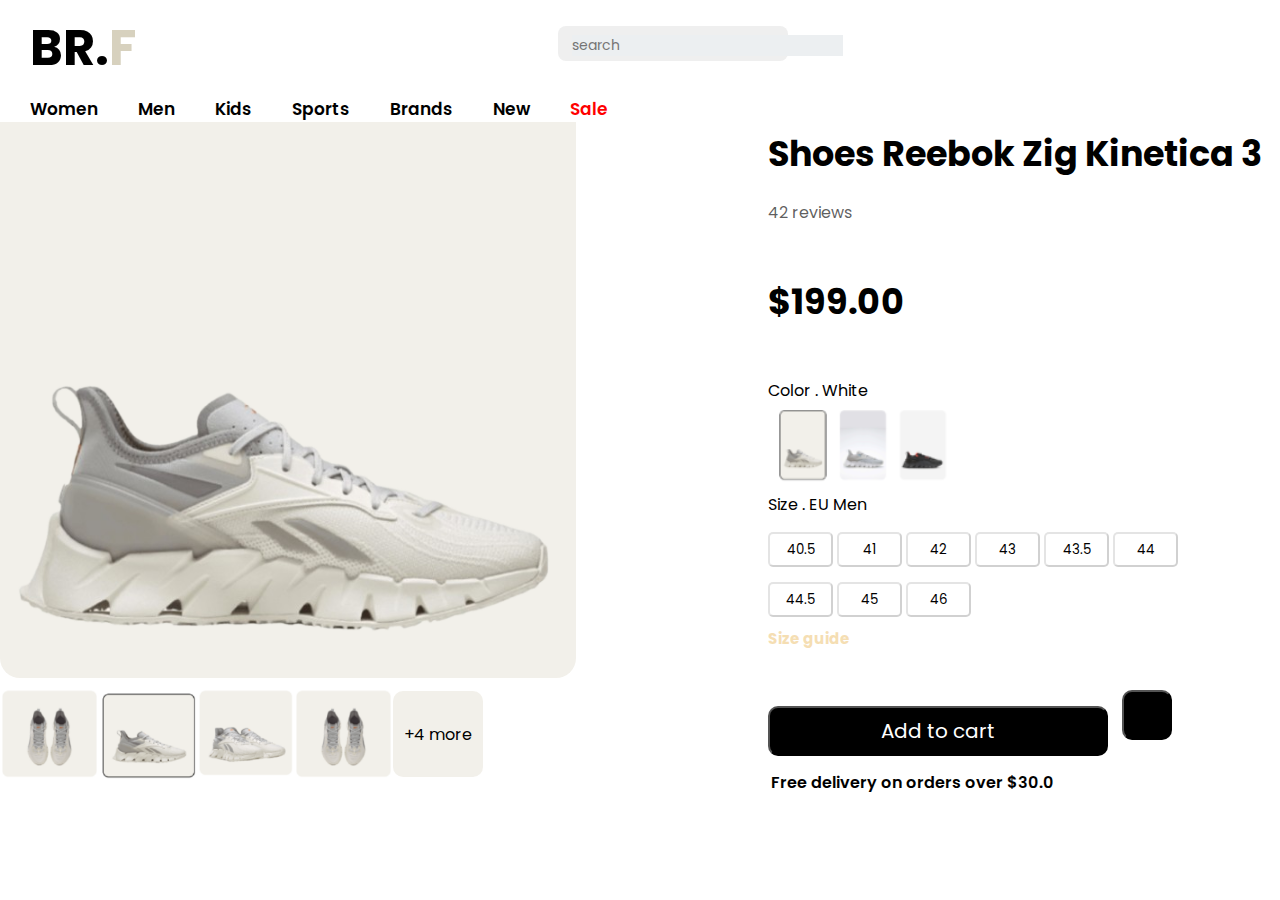
<file: index.html>
<!DOCTYPE html>
<html lang="en">
<head>
    <meta charset="UTF-8">
    <meta name="viewport" content="width=device-width, initial-scale=1.0">
    <title>shoes UI_1</title>
    <link rel="stylesheet" href="style.css">
    <link rel="stylesheet" href="https://cdnjs.cloudflare.com/ajax/libs/font-awesome/6.5.1/css/all.min.css" integrity="sha512-DTOQO9RWCH3ppGqcWaEA1BIZOC6xxalwEsw9c2QQeAIftl+Vegovlnee1c9QX4TctnWMn13TZye+giMm8e2LwA==" crossorigin="anonymous" referrerpolicy="no-referrer" />
</head>
<body>
    <section>
        <nav class="upper-nav">
            <h1>BR.<span>F</span></h1>
            <button class="btn">
                <i class="fa-solid fa-magnifying-glass"></i>  <input type="text" placeholder="search" > 
            </button>
            <div class="icon">
                <i class="fa-solid fa-cart-shopping"></i>
                <i class="fa-regular fa-heart"></i>
                <i class="fa-regular fa-user"></i>
            </div>
        </nav>

        
        <nav class="lower-nav">
            <ul>
                <li>
                    <a href="#">Women</a>
                </li>

                <li>
                    <a href="#">Men</a>
                </li>

                <li>
                    <a href="#">Kids</a>
                </li>

                <li>
                    <a href="#">Sports</a>
                </li>

                <li>
                    <a href="#">Brands</a>
                </li>

                <li>
                    <a href="#">New</a>
                </li>

                <li>
                    <a href="#" id="r">Sale</a>
                </li>
            </ul>
        </nav>

    </section>

    <!-- <div class="categories">
        <p>Clothes and shoes</p>
        <li>Shoes</li>
        <li>Reebock</li>
    </div> -->

    <div class="hero-section">

        <div class="box">
            <div class="box-1">
                <img src="./assests/Screenshot_2024-01-05_125245-removebg-preview.png " alt="">
            </div>
            <div class="img_box">
                <img src="./assests/Screenshot 2024-01-05 125545.png" alt="">
                <img src="./assests/Screenshot 2024-01-05 125513.png "alt="">
                <img src="./assests/Screenshot 2024-01-05 125524.png" alt="">
                <img src="./assests/Screenshot 2024-01-05 125545.png" alt="">
                <div><p>+4 more</p></div>
            </div>
        </div>

        <div class="right-sec">
            <img src="./assests/logo-removebg-preview.png" alt="" class="img-1">
            <h1>Shoes Reebok Zig Kinetica 3</h1>
            <p class="p">42 reviews</p>
            <h2>$199.00</h2>
            <p>Color . White</p>
            <img src="./assests/Screenshot 2024-01-05 130410.png" alt="" class="img_2">
            <p>Size . EU Men</p>
            <div class="button">
                <button>40.5</button>
                <button>41</button>
                <button>42</button>
                <button>43</button>
                <button>43.5</button>
                <button>44</button>
            </div>
            <div class="button">
                <button>44.5</button>
                <button>45</button>
                <button>46</button>
            </div>
            <h6>Size guide</h6>
            <button class="btn-1"><i class="fa-solid fa-cart-shopping" style="color: #ffffff;"></i> Add to cart</button>
            <button class="btn-2"><i class="fa-regular fa-heart"></i></button>
            <p class="end"><i class="fa-solid fa-truck"></i> Free delivery on orders over $30.0</p>
        </div>
       
    </div>






</body>
</html>
</file>
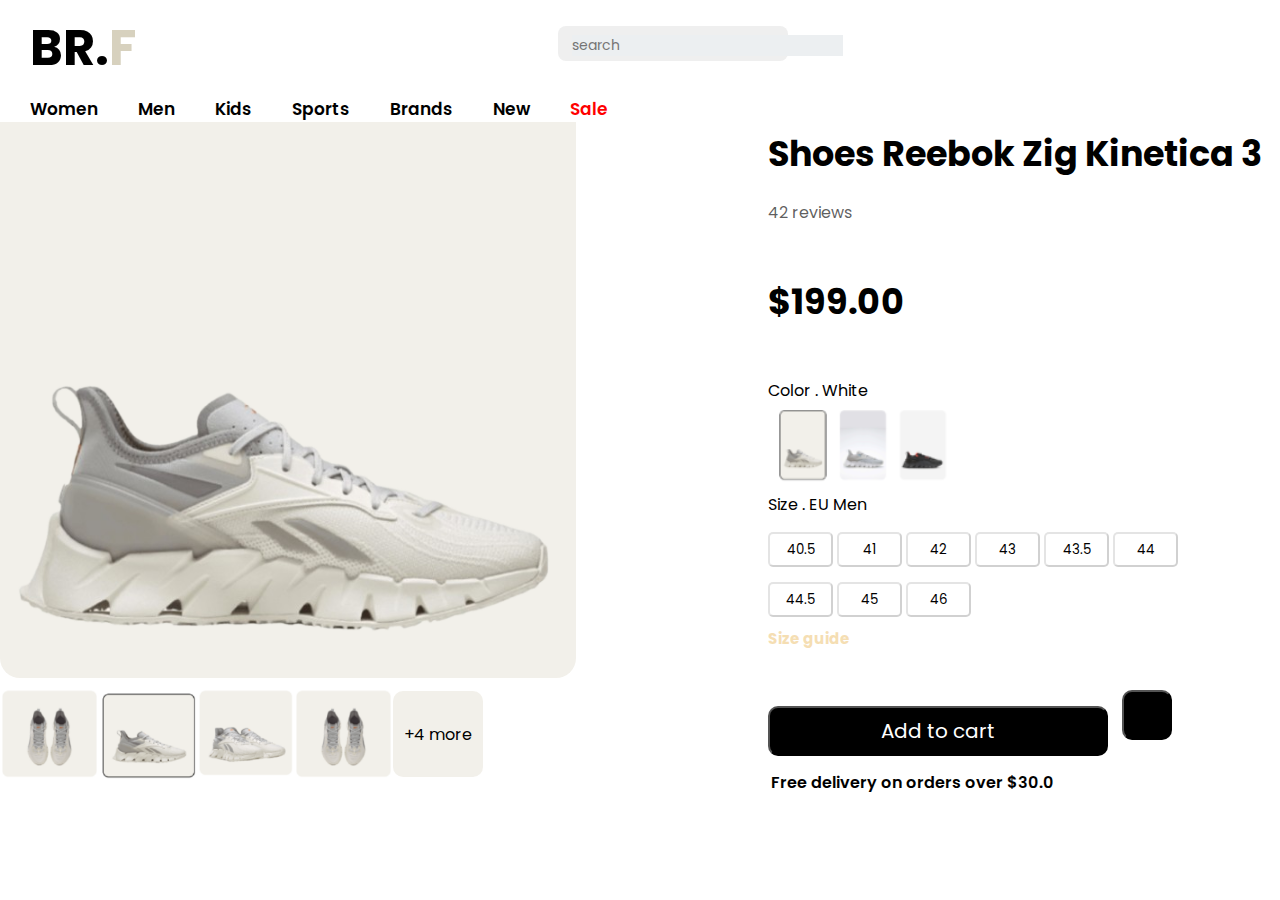
<file: UI-1/index.html>
<!DOCTYPE html>
<html lang="en">
<head>
    <meta charset="UTF-8">
    <meta name="viewport" content="width=device-width, initial-scale=1.0">
    <title>shoes UI_1</title>
    <link rel="stylesheet" href="style.css">
    <link rel="stylesheet" href="https://cdnjs.cloudflare.com/ajax/libs/font-awesome/6.5.1/css/all.min.css" integrity="sha512-DTOQO9RWCH3ppGqcWaEA1BIZOC6xxalwEsw9c2QQeAIftl+Vegovlnee1c9QX4TctnWMn13TZye+giMm8e2LwA==" crossorigin="anonymous" referrerpolicy="no-referrer" />
</head>
<body>
    <section>
        <nav class="upper-nav">
            <h1>BR.<span>F</span></h1>
            <button class="btn">
                <i class="fa-solid fa-magnifying-glass"></i>  <input type="text" placeholder="search" > 
            </button>
            <div class="icon">
                <i class="fa-solid fa-cart-shopping"></i>
                <i class="fa-regular fa-heart"></i>
                <i class="fa-regular fa-user"></i>
            </div>
        </nav>

        
        <nav class="lower-nav">
            <ul>
                <li>
                    <a href="#">Women</a>
                </li>

                <li>
                    <a href="#">Men</a>
                </li>

                <li>
                    <a href="#">Kids</a>
                </li>

                <li>
                    <a href="#">Sports</a>
                </li>

                <li>
                    <a href="#">Brands</a>
                </li>

                <li>
                    <a href="#">New</a>
                </li>

                <li>
                    <a href="#" id="r">Sale</a>
                </li>
            </ul>
        </nav>

    </section>

    <!-- <div class="categories">
        <p>Clothes and shoes</p>
        <li>Shoes</li>
        <li>Reebock</li>
    </div> -->

    <div class="hero-section">

        <div class="box">
            <div class="box-1">
                <img src="./assests/Screenshot_2024-01-05_125245-removebg-preview.png " alt="">
            </div>
            <div class="img_box">
                <img src="./assests/Screenshot 2024-01-05 125545.png" alt="">
                <img src="./assests/Screenshot 2024-01-05 125513.png "alt="">
                <img src="./assests/Screenshot 2024-01-05 125524.png" alt="">
                <img src="./assests/Screenshot 2024-01-05 125545.png" alt="">
                <div><p>+4 more</p></div>
            </div>
        </div>

        <div class="right-sec">
            <img src="./assests/logo-removebg-preview.png" alt="" class="img-1">
            <h1>Shoes Reebok Zig Kinetica 3</h1>
            <p class="p">42 reviews</p>
            <h2>$199.00</h2>
            <p>Color . White</p>
            <img src="./assests/Screenshot 2024-01-05 130410.png" alt="" class="img_2">
            <p>Size . EU Men</p>
            <div class="button">
                <button>40.5</button>
                <button>41</button>
                <button>42</button>
                <button>43</button>
                <button>43.5</button>
                <button>44</button>
            </div>
            <div class="button">
                <button>44.5</button>
                <button>45</button>
                <button>46</button>
            </div>
            <h6>Size guide</h6>
            <button class="btn-1"><i class="fa-solid fa-cart-shopping" style="color: #ffffff;"></i> Add to cart</button>
            <button class="btn-2"><i class="fa-regular fa-heart"></i></button>
            <p class="end"><i class="fa-solid fa-truck"></i> Free delivery on orders over $30.0</p>
        </div>
       
    </div>






</body>
</html>
</file>
<file: style.css>
@import url('https://fonts.googleapis.com/css2?family=Poppins:wght@400;500;600;700;800;900&display=swap');

*{
    margin: 0;
    padding: 0;
    box-sizing: border-box;
    font-family: poppins;
}
section{
    position: fixed;
    top: 0;
    width: 100%;
    background-color: white;
}
.upper-nav h1 span{
    color: rgb(215,209,190);
}

.upper-nav{
    display: flex;
    align-items: center;
    justify-content: space-between;
    width: 100%;
    padding: 10px 30px;
    font-size: 25px;
}
.upper-nav .icon{
    display: flex;
    gap: 20px;
}

.btn{
    border: none;
    height: 35px;
    width: 230px;
    border-radius: 8px;
    margin-bottom: 20px;
    margin-top: 10px;}
    
    
.btn i{
margin-left: 4px;
margin-right:5px ;
font-size: 19px;
}
.btn input{
    border: none;
    background-color: #ECEFF1;
    color: #a8a8a8;
    font-size: 14px;
    margin-left: 5px;
}
.btn i{
    color: #8a8a8d;
}

.lower-nav ul{
    display: flex;
    gap: 40px;
    margin: 0px 30px;
}
.lower-nav ul li{
    list-style: none;
}
.lower-nav ul li a{
    text-decoration: none;
    color: black;
    font-weight: 600;
    font-size: 17px;
}
#r{
    color: red;
}

/* .categories{
    display: flex;
    margin-left:  30px;
    gap: 10px;
    color: rgba(0, 0, 0, 0.774);
    margin-top: 130px;
    padding-block: 30px;

} */


.hero-section{
    height: auto;
    width: 100%;
    display: flex;
   
    justify-content: space-between;
    
}
.box{
    width: 45%;
    padding-top: 60px;
    
    
}
.box-1{
    height: 84%;
    margin-bottom: 11px;
  background-color: rgb(242,240,234);
  border-radius: 0px 0px 20px 20px;
    display: flex;
    justify-content: center;
    align-items: flex-end;
}
.box-1 img{
    width: 100%;
    height: 60%;
    /* border: 1px solid rgb(22, 2, 2); */
}
.img_box{
    height: 16%;
    display: flex;
}
.img_box img{
    height: 90px;

}

.img_box div{
    background-color: rgb(215,209,190, 0.329);
height: 86px;
width: 90px;
display: flex;
align-items: center;
justify-content: center;
border-radius: 10px;
margin-top: 2px;
}

.right-sec{
    width:40%;
    padding-top: 10px;
    height: 100%;
    /* background-color: aqua; */
    /* border: 1px solid rgb(22, 2, 2);  */
}
.img-1{
    height: 110px;

}
.right-sec h1{
    font-size: 35px;
    margin-bottom: 20px;
}
.right-sec .p{
    color: rgba(0, 0, 0, 0.642);
    margin-bottom: 50px;}
    .right-sec h2{
        font-size: 35px;
        margin-bottom: 50px;
    }
    .button{
        margin-top: 15px;
        margin-bottom: 10px;
    }
    .button button{
        height: 35px;
        width: 65px;
        border-color: rgba(128, 128, 128, 0.217);
        background: transparent;
        border-radius: 5px;
    }

    .right-sec h6{
        font-size: 15px;
        margin-bottom: 40px;
        color: wheat;
    }


    .btn-1{
        height: 50px;
        width: 340px;
        background-color: black;
        color: white;
        border-radius: 10px;
        font-size: 20px;
    }
    .btn-2{
        height: 50px;
        width: 50px;
        border-radius: 10px;
        font-size: 20px;
        background-color: black;
        color: white;
        margin-left: 10px;
    }
    .end{
        margin-top: 10px;
        font-weight: 600;
    }
    .end i{
margin-left: 3px;
color: rgba(0, 0, 0, 0.445);
font-size: 20px;
    }

    @media (max-width: 768px) {

        
        .upper-nav {
            
            padding: 10px;
            width: 100%;
        }
    
        .btn {
            width: auto;
            margin-bottom: 10px;
        }
    
        .upper-nav .icon {
            margin-top: 10px;
        }
    
        .lower-nav ul {
            flex-wrap: wrap;
            justify-content: center;
            gap: 10px;
           
        }
    
        .lower-nav ul li {
            margin-bottom: 10px;
        }
    
        .img_box {
            flex-wrap: wrap;
            justify-content: space-between;
        }

    
        .hero-section{
            display: flex;
            flex-direction: column;
            width: 100%;
            height: auto;
            flex-wrap: wrap;
        }
        .box {
            width: 100%;
        }
        .box-1{
            width: 100%;
        }
    
        .right-sec {
            width: 100%;
            height: auto;
        }
    
        .button button {
            width: auto;
            margin-right: 10px;
            margin-bottom: 10px;
            padding-inline: 10px;
        }
    
        .btn-1 {
            width: 100%;
        }
    
        .btn-2 {
            width: auto;
            margin-left: 0;
        }
    
        .end {
            text-align: center;
            margin-block: 20px;
        }
    }


    @media (max-width:425px) {
        .upper-nav {
            justify-content: start;
            align-items: center;
        }
        .icon :first-child,
        .icon :nth-child(2){
            display: none;
        }
        .icon:last-child{
            margin-left: 20px;
            transform: translateY(-5px);
        }
        .lower-nav {
            height: fit-content;
        }
        .box-1 {
            height: fit-content;
            margin-top: 60px;
        }
        .btn{
            width: 150px;
            margin-left: auto;
            display: flex;
            align-items: center;
            overflow: hidden;
        }
        .right-sec {
            padding-inline: 20px;
        }
        .btn-2{
            display: none;
        }
        .img_box{
            justify-content: start;
            gap: 20px;
        }
        .lower-nav ul :nth-child(3),
        .lower-nav ul :nth-child(5)
        {
            display: none;
        }
    }
</file>
<file: UI-1/style.css>
@import url('https://fonts.googleapis.com/css2?family=Poppins:wght@400;500;600;700;800;900&display=swap');

*{
    margin: 0;
    padding: 0;
    box-sizing: border-box;
    font-family: poppins;
}
section{
    position: fixed;
    top: 0;
    width: 100%;
    background-color: white;
}
.upper-nav h1 span{
    color: rgb(215,209,190);
}

.upper-nav{
    display: flex;
    align-items: center;
    justify-content: space-between;
    width: 100%;
    padding: 10px 30px;
    font-size: 25px;
}
.upper-nav .icon{
    display: flex;
    gap: 20px;
}

.btn{
    border: none;
    height: 35px;
    width: 230px;
    border-radius: 8px;
    margin-bottom: 20px;
    margin-top: 10px;}
    
    
.btn i{
margin-left: 4px;
margin-right:5px ;
font-size: 19px;
}
.btn input{
    border: none;
    background-color: #ECEFF1;
    color: #a8a8a8;
    font-size: 14px;
    margin-left: 5px;
}
.btn i{
    color: #8a8a8d;
}

.lower-nav ul{
    display: flex;
    gap: 40px;
    margin: 0px 30px;
}
.lower-nav ul li{
    list-style: none;
}
.lower-nav ul li a{
    text-decoration: none;
    color: black;
    font-weight: 600;
    font-size: 17px;
}
#r{
    color: red;
}

/* .categories{
    display: flex;
    margin-left:  30px;
    gap: 10px;
    color: rgba(0, 0, 0, 0.774);
    margin-top: 130px;
    padding-block: 30px;

} */


.hero-section{
    height: auto;
    width: 100%;
    display: flex;
   
    justify-content: space-between;
    
}
.box{
    width: 45%;
    padding-top: 60px;
    
    
}
.box-1{
    height: 84%;
    margin-bottom: 11px;
  background-color: rgb(242,240,234);
  border-radius: 0px 0px 20px 20px;
    display: flex;
    justify-content: center;
    align-items: flex-end;
}
.box-1 img{
    width: 100%;
    height: 60%;
    /* border: 1px solid rgb(22, 2, 2); */
}
.img_box{
    height: 16%;
    display: flex;
}
.img_box img{
    height: 90px;

}

.img_box div{
    background-color: rgb(215,209,190, 0.329);
height: 86px;
width: 90px;
display: flex;
align-items: center;
justify-content: center;
border-radius: 10px;
margin-top: 2px;
}

.right-sec{
    width:40%;
    padding-top: 10px;
    height: 100%;
    /* background-color: aqua; */
    /* border: 1px solid rgb(22, 2, 2);  */
}
.img-1{
    height: 110px;

}
.right-sec h1{
    font-size: 35px;
    margin-bottom: 20px;
}
.right-sec .p{
    color: rgba(0, 0, 0, 0.642);
    margin-bottom: 50px;}
    .right-sec h2{
        font-size: 35px;
        margin-bottom: 50px;
    }
    .button{
        margin-top: 15px;
        margin-bottom: 10px;
    }
    .button button{
        height: 35px;
        width: 65px;
        border-color: rgba(128, 128, 128, 0.217);
        background: transparent;
        border-radius: 5px;
    }

    .right-sec h6{
        font-size: 15px;
        margin-bottom: 40px;
        color: wheat;
    }


    .btn-1{
        height: 50px;
        width: 340px;
        background-color: black;
        color: white;
        border-radius: 10px;
        font-size: 20px;
    }
    .btn-2{
        height: 50px;
        width: 50px;
        border-radius: 10px;
        font-size: 20px;
        background-color: black;
        color: white;
        margin-left: 10px;
    }
    .end{
        margin-top: 10px;
        font-weight: 600;
    }
    .end i{
margin-left: 3px;
color: rgba(0, 0, 0, 0.445);
font-size: 20px;
    }

    @media (max-width: 768px) {

        
        .upper-nav {
            
            padding: 10px;
            width: 100%;
        }
    
        .btn {
            width: auto;
            margin-bottom: 10px;
        }
    
        .upper-nav .icon {
            margin-top: 10px;
        }
    
        .lower-nav ul {
            flex-wrap: wrap;
            justify-content: center;
            gap: 10px;
           
        }
    
        .lower-nav ul li {
            margin-bottom: 10px;
        }
    
        .img_box {
            flex-wrap: wrap;
            justify-content: space-between;
        }

    
        .hero-section{
            display: flex;
            flex-direction: column;
            width: 100%;
            height: auto;
            flex-wrap: wrap;
        }
        .box {
            width: 100%;
        }
        .box-1{
            width: 100%;
        }
    
        .right-sec {
            width: 100%;
            height: auto;
        }
    
        .button button {
            width: auto;
            margin-right: 10px;
            margin-bottom: 10px;
            padding-inline: 10px;
        }
    
        .btn-1 {
            width: 100%;
        }
    
        .btn-2 {
            width: auto;
            margin-left: 0;
        }
    
        .end {
            text-align: center;
            margin-block: 20px;
        }
    }


    @media (max-width:425px) {
        .upper-nav {
            justify-content: start;
            align-items: center;
        }
        .icon :first-child,
        .icon :nth-child(2){
            display: none;
        }
        .icon:last-child{
            margin-left: 20px;
            transform: translateY(-5px);
        }
        .lower-nav {
            height: fit-content;
        }
        .box-1 {
            height: fit-content;
            margin-top: 60px;
        }
        .btn{
            width: 150px;
            margin-left: auto;
            display: flex;
            align-items: center;
            overflow: hidden;
        }
        .right-sec {
            padding-inline: 20px;
        }
        .btn-2{
            display: none;
        }
        .img_box{
            justify-content: start;
            gap: 20px;
        }
        .lower-nav ul :nth-child(3),
        .lower-nav ul :nth-child(5)
        {
            display: none;
        }
    }
</file>
